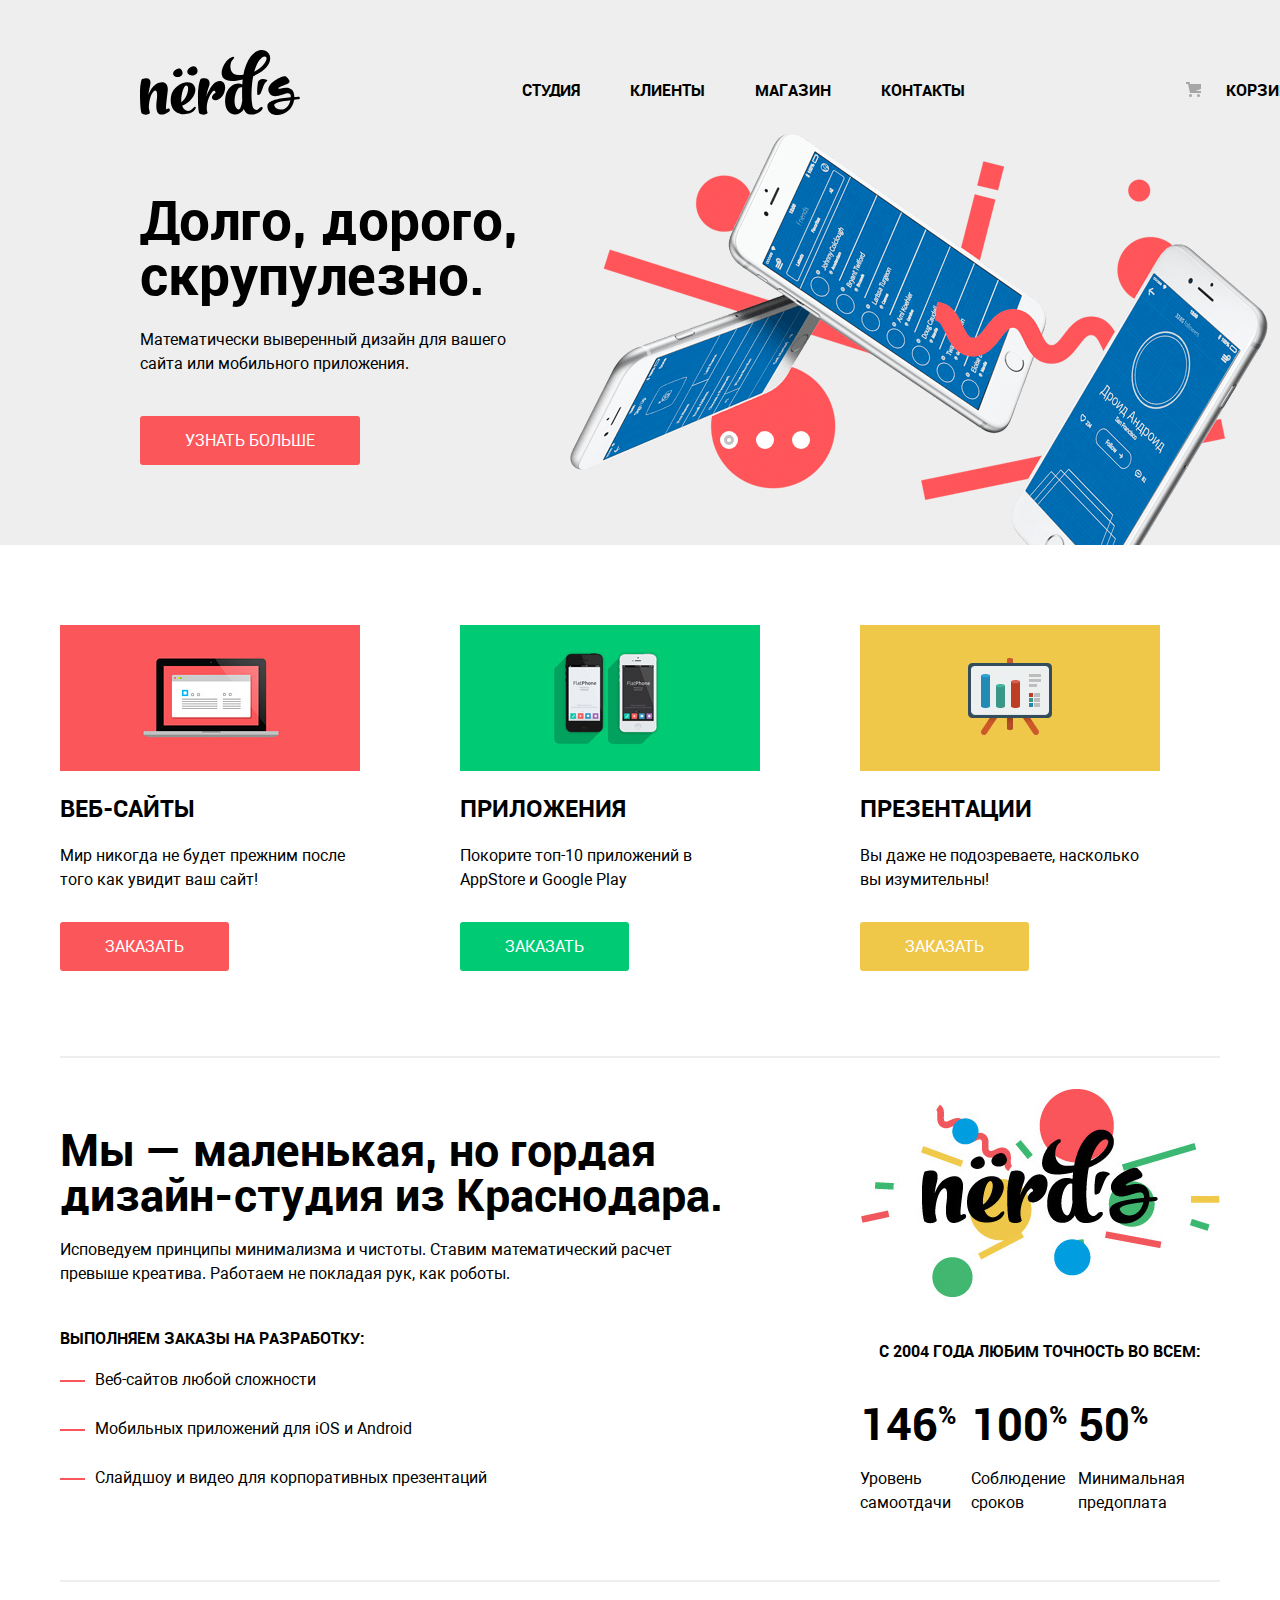
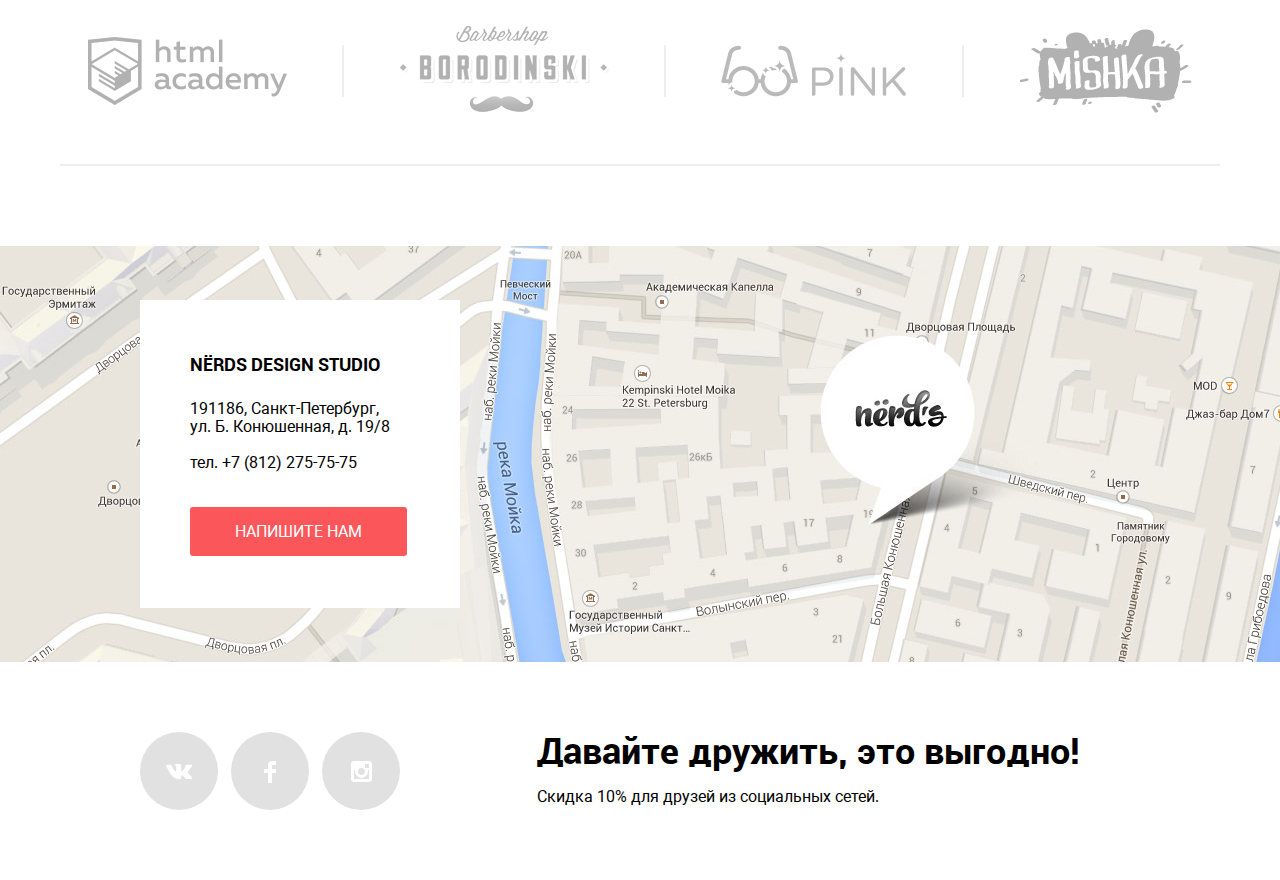
<file: index.html>
<!doctype html>
<html lang="ru">
<head>
    <meta charset="UTF-8">
    <meta name="viewport"
          content="width=device-width, user-scalable=no, initial-scale=1.0, maximum-scale=1.0, minimum-scale=1.0">
    <meta http-equiv="X-UA-Compatible" content="ie=edge">
    <title>Nerds</title>

    <link href="css/styles.min.css" rel="stylesheet" type="text/css">
</head>
<body>
    <header class="page-header">
        <div class="wrapper-center-header">
            <nav class="main-nav">
                <a class="main-nav__logo"><img src="img/nerds-logo.svg" alt="Логотип"></a>
                <ul class="main-nav__main-menu">
                    <li><a class="main-nav__link" href="#">Студия</a></li>
                    <li><a class="main-nav__link" href="#">Клиенты</a></li>
                    <li><a class="main-nav__link" href="inner-page.html">Магазин</a></li>
                    <li><a class="main-nav__link" href="#">Контакты</a></li>
                </ul>
                <ul class="main-nav__cart">
                    <li><a class="main-nav__cart-link" href="#">Корзина</a></li>
                </ul>
            </nav>
            <section class="slider">
                <h1 class="visually-hidden">Нёрдс - дизайн-студия из Краснодара</h1>
                <h2 class="visually-hidden">Слайдер с возможностями</h2>
                <div class="slider__item slider__item-1">
                    <p class="slider__big-p">Долго, дорого, скрупулезно.</p>
                    <p class="slider__p">Математически выверенный дизайн для вашего сайта или мобильного приложения.</p>
                    <a class="slider__button" href="#">Узнать больше</a>
                </div>
                <div class="slider__item slider__item-2">
                    <p class="slider__big-p">Любим математику как никто другой</p>
                    <p class="slider__p">Никакого креатива, только математические формулы для расчета идеальных пропорций.</p>
                    <a class="slider__button" href="#">Узнать больше</a>
                </div>
                <div class="slider__item slider__item-3">
                    <p class="slider__big-p">Только ночь, только хардкор</p>
                    <p class="slider__p">Работать днем, как все? Мы против этого. Ближе к полуночи работа только начинается.</p>
                    <a class="slider__button" href="#">Узнать больше</a>
                </div>
                <form class="slider-controls-group" name="slider">
                    <input class="slider__controls" type="radio" name="slider__controls" id="slider-1" value="slide-1" checked>
                    <label class="slider__label" for="slider-1"></label>
                    <input class="slider__controls" type="radio" name="slider__controls" id="slider-2" value="slide-2">
                    <label class="slider__label" for="slider-2"></label>
                    <input class="slider__controls" type="radio" name="slider__controls" id="slider-3" value="slide-3">
                    <label class="slider__label" for="slider-3"></label>
                </form>
            </section>
        </div>
    </header>
    <main class="page-main">
        <section class="categories">
            <h2 class="visually-hidden">Категории услуг</h2>
            <ul class="categories__items">
                <li class="categories__item">
                    <h3 class="categories__h3">Веб-сайты</h3>
                    <p class="categories__p">Мир никогда не будет прежним после того как увидит ваш сайт!</p>
                    <a class="categories__button" href="#">Заказать</a>
                </li>
                <li class="categories__item">
                    <h3 class="categories__h3">Приложения</h3>
                    <p class="categories__p">Покорите топ-10 приложений в AppStore и Google Play</p>
                    <a class="categories__button" href="#">Заказать</a>
                </li>
                <li class="categories__item">
                    <h3 class="categories__h3">Презентации</h3>
                    <p class="categories__p">Вы даже не подозреваете, насколько вы изумительны!</p>
                    <a class="categories__button" href="#">Заказать</a>
                </li>
            </ul>
        </section>
        <section class="about-us">
            <h2 class="visually-hidden">О нас</h2>
            <div class="about-us__first-column">
                <p class="about-us__big-p">Мы — маленькая, но гордая дизайн-студия из Краснодара. </p>
                <p class="about-us__p">Исповедуем принципы минимализма и чистоты. Ставим математический расчет превыше креатива. Работаем не покладая рук, как роботы.</p>
                <h3 class="about-us__h3">Выполняем заказы на разработку:</h3>
                <ul class="about-us__orders">
                    <li class="about-us__orders-item">Веб-сайтов любой сложности</li>
                    <li class="about-us__orders-item">Мобильных приложений для iOS и Android</li>
                    <li class="about-us__orders-item">Слайдшоу и видео для корпоративных презентаций</li>
                </ul>
            </div>
            <div class="about-us__second-column">
                <h3 class="about-us__h3_centered">с 2004 года Любим точность во всем:</h3>
                <ul class="about-us__percents">
                    <li class="about-us__percents-item">
                        <p class="about-us__big-p">146<sup class="about-us__sup">%</sup></p>
                        <p class="about-us__p">Уровень самоотдачи</p>
                    </li>
                    <li class="about-us__percents-item">
                        <p class="about-us__big-p">100<sup class="about-us__sup">%</sup></p>
                        <p class="about-us__p">Соблюдение сроков</p>
                    </li>
                    <li class="about-us__percents-item">
                        <p class="about-us__big-p">50<sup class="about-us__sup">%</sup></p>
                        <p class="about-us__p">Минимальная предоплата</p>
                    </li>
                </ul>
            </div>
        </section>
        <section class="partners">
            <h2 class="visually-hidden">Партнёры</h2>
            <ul class="partners__list">
                <li class="partners__item"><a class="partners__link" href="#"><img src="img/html-academy.png" alt="html academy"></a></li>
                <li class="partners__item"><img src="img/partners-ruler.png"></li>
                <li class="partners__item"><a class="partners__link" href="#"><img src="img/barbershop-borodinski.png" alt="barbershop borodinski"></a></li>
                <li class="partners__item"><img src="img/partners-ruler.png"></li>
                <li class="partners__item"><a class="partners__link" href="#"><img src="img/pink.png" alt="pink"></a></li>
                <li class="partners__item"><img src="img/partners-ruler.png"></li>
                <li class="partners__item"><a class="partners__link" href="#"><img src="img/mishka.png" alt="mishka"></a></li>
            </ul>
        </section>
    </main>
    <footer class="page-footer">
        <h2 class="visually-hidden">Футер</h2>
        <section class="adress">
            <div class="adress__block">
                <h3 class="adress__h3">NЁRDS DESIGN STUDIO</h3>
                <p class="adress__p">191186, Санкт-Петербург,
                    <br>
                    ул. Б. Конюшенная, д. 19/8
                    <br>
                    <br>
                    тел. +7 (812) 275-75-75</p>
                <a class="adress__button" href="#">Напишите нам</a>
            </div>
        </section>
        <section class="friendship">
            <ul class="friendship__social">
                <li class="friendship__social-item"><a class="friendship__link" href="#"><svg class="friendship__img" xmlns="http://www.w3.org/2000/svg" width="26" height="15" viewBox="0 0 26 15"><path d="M16.138 11.51c.956-.309 2.18 2.04 3.483 2.939.978.681 1.727.534 1.727.534l3.473-.05s1.815-.112.957-1.554c-.071-.12-.503-1.069-2.585-3.022-2.177-2.043-1.882-1.712.739-5.244 1.597-2.153 2.236-3.468 2.036-4.028-.192-.539-1.365-.399-1.365-.399L20.69.713c-.381.001-.704.119-.851.515-.003.004-.621 1.666-1.445 3.079-1.741 2.989-2.436 3.148-2.724 2.961-.661-.433-.494-1.737-.494-2.664 0-2.897.432-4.105-.846-4.417-.427-.104-.739-.172-1.828-.182-1.392-.021-2.574 0-3.244.329-.445.223-.786.712-.579.74.26.035.843.16 1.155.586.401.552.389 1.789.389 1.789s.229 3.411-.54 3.834c-.528.29-1.25-.302-2.803-3.016-.793-1.388-1.392-2.922-1.392-2.922s-.116-.285-.326-.441c-.25-.185-.6-.244-.6-.244L.848.684S.29.7.085.946c-.182.218-.015.668-.015.668s2.909 6.881 6.203 10.347c3.02 3.182 6.452 2.971 6.452 2.971h1.555s.469-.054.709-.312c.224-.24.214-.691.214-.691s-.031-2.109.935-2.419z"/></svg></a></li>
                <li class="friendship__social-item"><a class="friendship__link" href="#"><svg class="friendship__img" xmlns="http://www.w3.org/2000/svg" width="12" height="22" viewBox="0 0 12 22"><path d="M12 4V0H8a4 4 0 0 0-4 4v4H0v4h4v10h4V12h4V8H8V4h4z"/></svg></a></li>
                <li class="friendship__social-item"><a class="friendship__link" href="#"><svg class="friendship__img" xmlns="http://www.w3.org/2000/svg" width="21" height="21" viewBox="0 0 21 21"><path d="M18 0H3C1.35 0 0 1.35 0 3v15c0 1.65 1.35 3 3 3h15c1.65 0 3-1.35 3-3V3c0-1.65-1.35-3-3-3zm-7.5 7c1.93 0 3.5 1.57 3.5 3.5S12.43 14 10.5 14 7 12.43 7 10.5 8.57 7 10.5 7zM18 18H3V9h1.181A6.504 6.504 0 0 0 4 10.5a6.5 6.5 0 1 0 13 0 6.45 6.45 0 0 0-.181-1.5H18v9zm0-11h-4V3h4v4z"/></svg></a></li>
            </ul>
            <div class="friendship__second-column">
                <p class="friendship__big-p">Давайте дружить, это выгодно!</p>
                <p class="friendship__p">Скидка 10% для друзей из социальных сетей.</p>
            </div>
        </section>
    </footer>

    <div class="popup">
        <div class="popup-write-us__overlay"></div>
        <div class="popup-write-us">

            <form class="write-us" method="post" action="http://echo.htmlacademy.ru">
                <button class="write-us__close" title="Закрыть"></button>
                <div class="write-us__container">
                    <h2 class="write-us__h2">Напишите нам</h2>
                    <div class="write-us__element">
                        <label for="name">Имя:</label>
                        <br>
                        <input class="write-us__name" id="name" type="text" placeholder="Имя Фамилия">
                    </div>
                    <div class="write-us__element">
                        <label for="mail">Ваш e-mail:</label>
                        <br>
                        <input class="write-us__mail" id="mail" type="email" placeholder="email@example.com">
                    </div>
                    <div class="write-us__element">
                        <label for="message">Текст письма:</label>
                        <br>
                        <textarea class="write-us__message" id="message" cols="5" placeholder="В свободной форме"></textarea>
                    </div>
                    <button class="write-us__submit" type="submit">Отправить</button>
                </div>
            </form>
        </div>
    </div>

    <script src="js/js.min.js"></script>
</body>
</html>
</file>
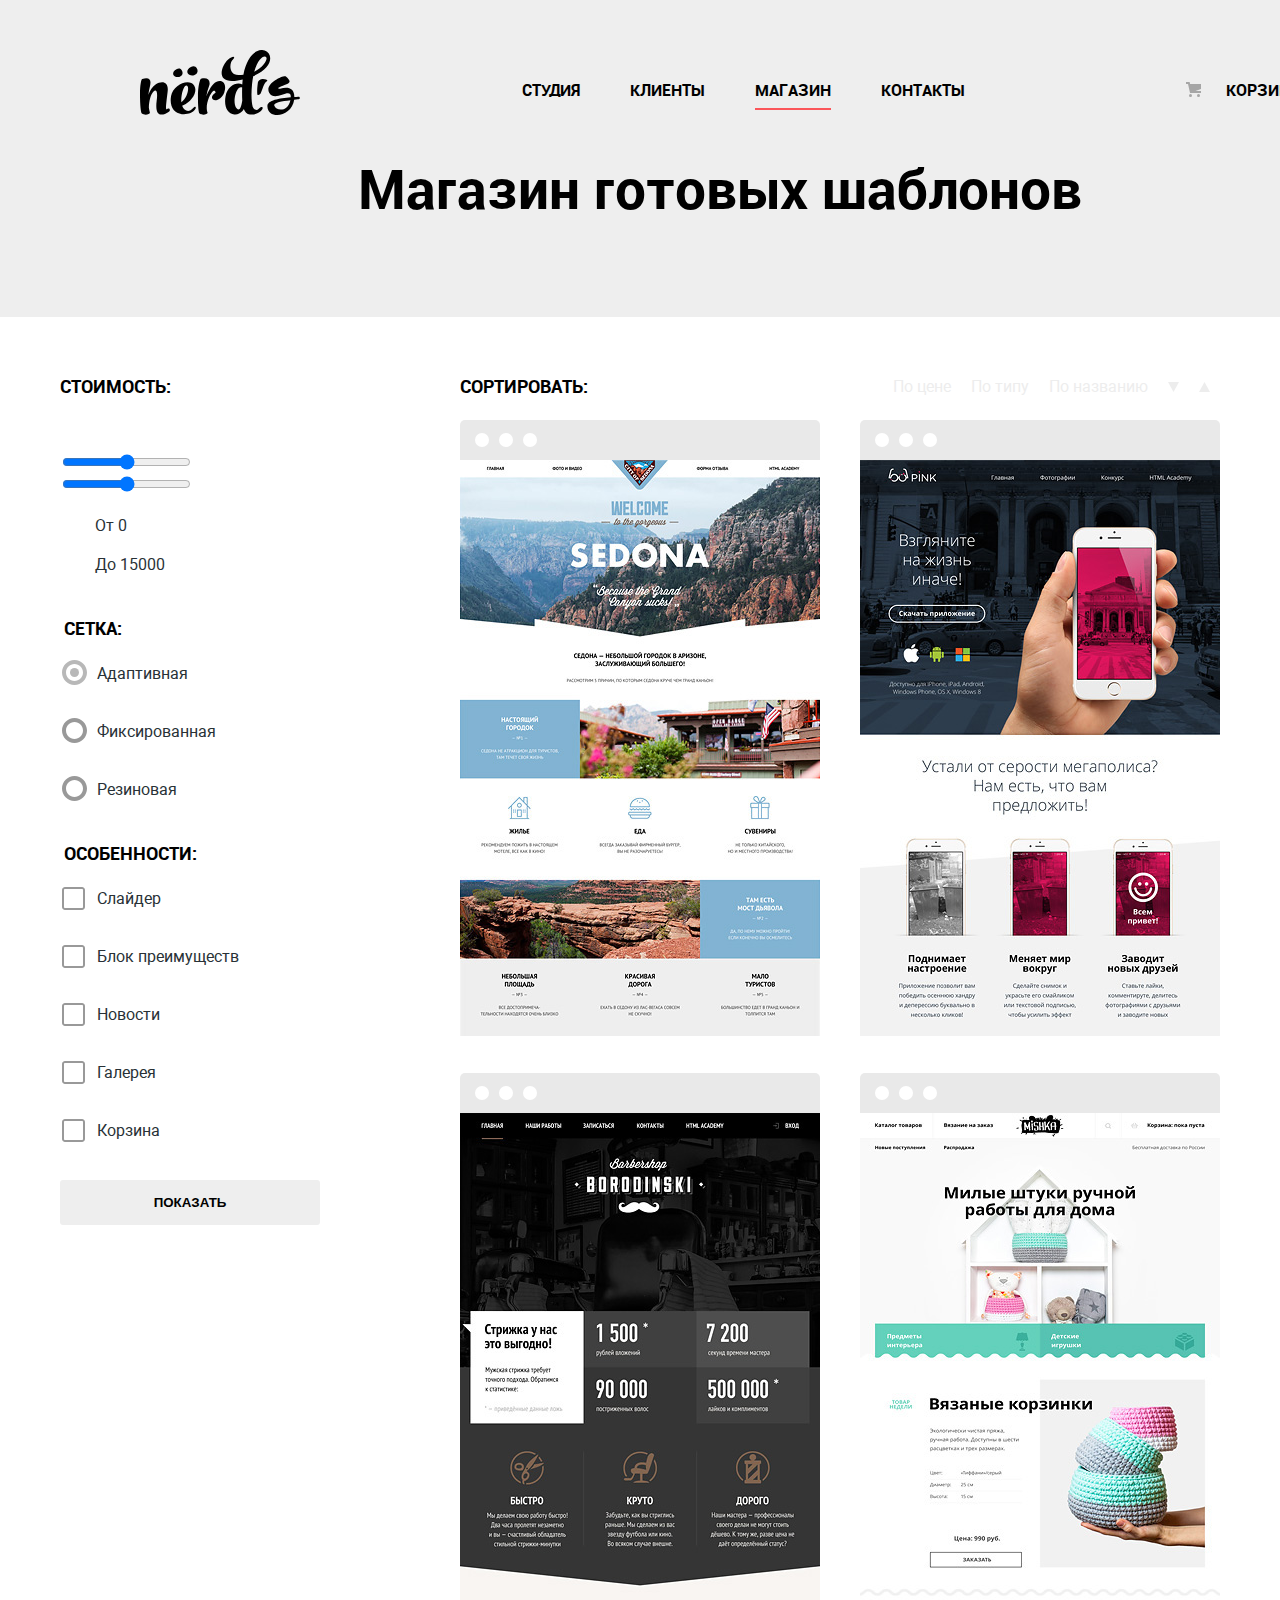
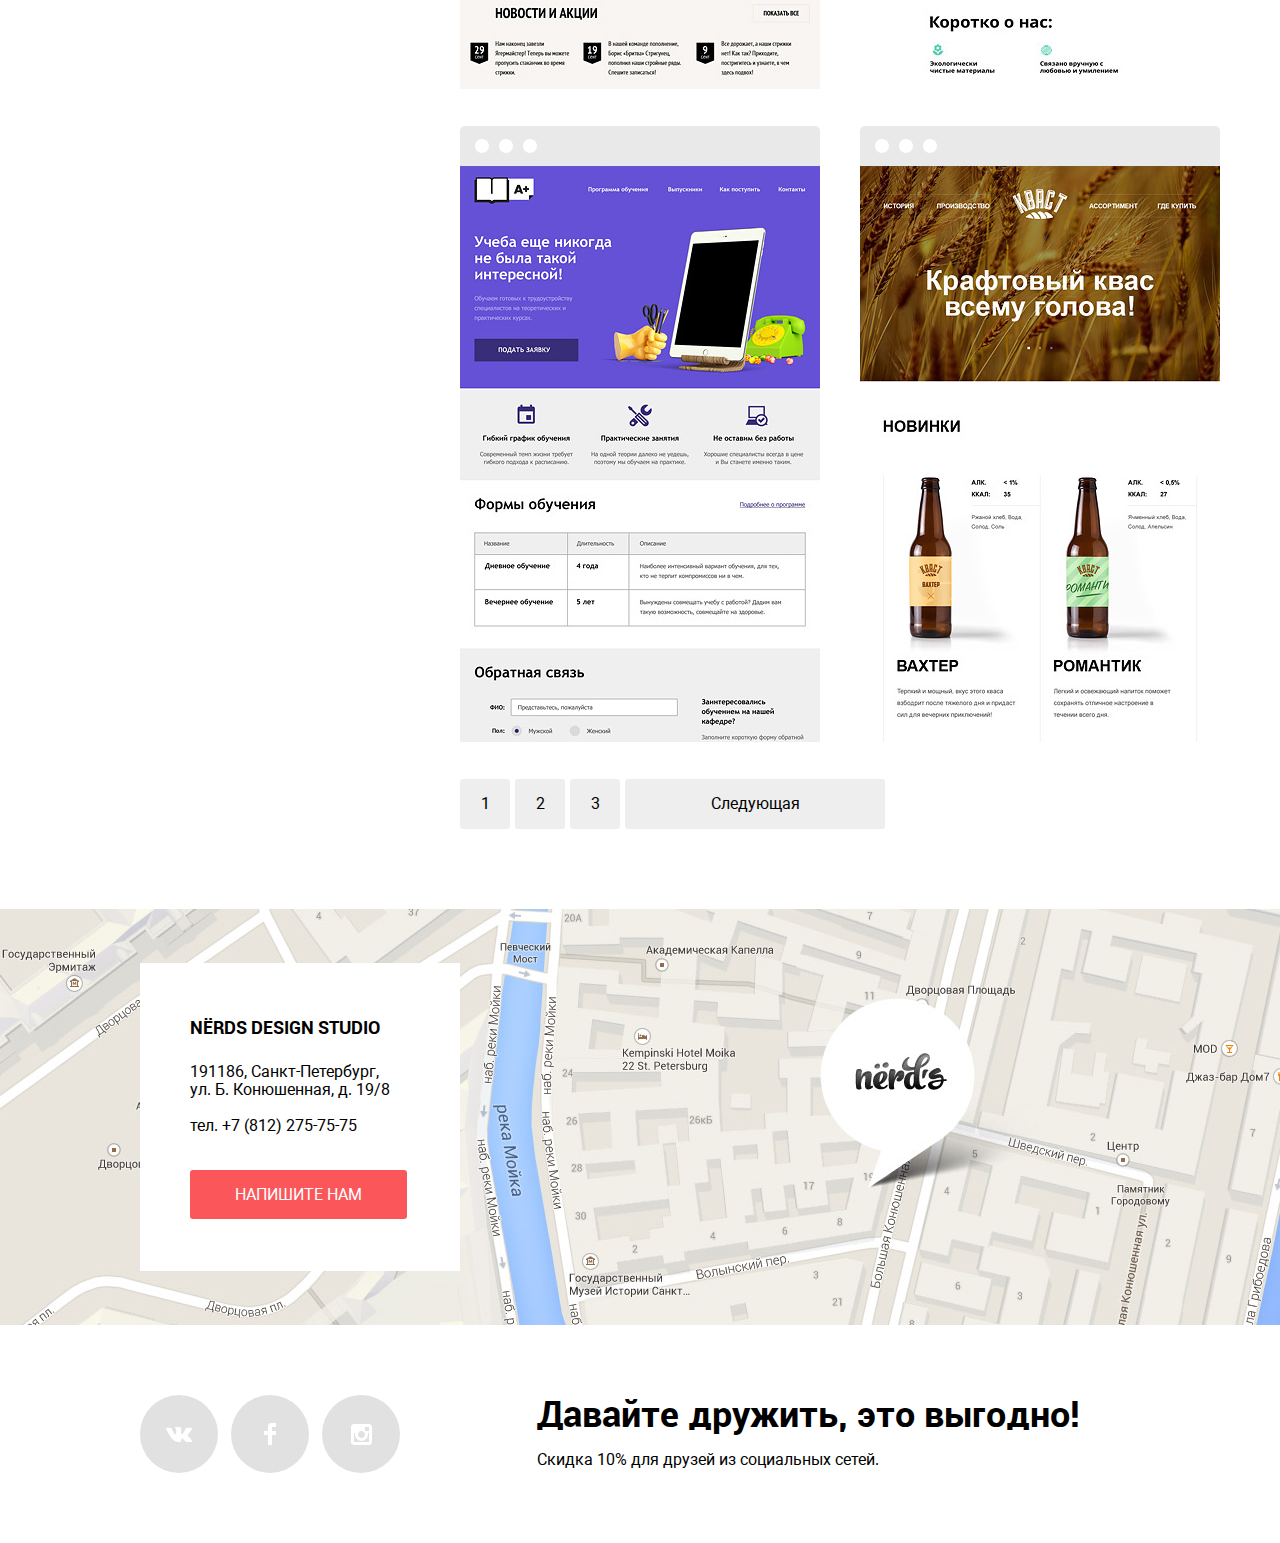
<file: inner-page.html>
<!DOCTYPE html>
<html lang="ru">
<head>
    <meta charset="UTF-8">
    <title>Магазин</title>

    <link href="css/styles.min.css" rel="stylesheet" type="text/css">
</head>
<body>
    <header class="page-header">
        <div class="wrapper-center-header">
            <nav class="main-nav">
                <a class="main-nav__logo" href="index.html"><img src="img/nerds-logo.svg" alt="Логотип"></a>
                <ul class="main-nav__main-menu">
                    <li><a class="main-nav__link" href="#">Студия</a></li>
                    <li><a class="main-nav__link" href="#">Клиенты</a></li>
                    <li><a class="main-nav__link main-nav__link-active" href="#">Магазин</a></li>
                    <li><a class="main-nav__link" href="#">Контакты</a></li>
                </ul>
                <ul class="main-nav__cart">
                    <li><a class="main-nav__cart-link" href="#">Корзина</a></li>
                </ul>
            </nav>
        </div>
        <h1 class="inner-page-header__h1">Магазин готовых шаблонов</h1>
    </header>
    <main class="inner-page">
        <aside class="filter">
            <h2 class="visually-hidden">Фильтр товаров</h2>
            <h3 class="filter__h3">Стоимость:</h3>
            <form class="filter__form" oninput="priceOutputMin.value=priceInputMin.value, priceOutputMax.value=priceInputMax.value">
                <input type="range" name="priceInputMin" min="0" max="15000">
                <input type="range" name="priceInputMax" min="0" max="15000">
                <br>
                <label class="filter__label">От
                    <output name="priceOutputMin">0</output>
                </label>
                <label class="filter__label">До
                    <output name="priceOutputMax">15000</output>
                </label>
                <fieldset class="filter__fieldset">
                    <legend class="filter__legend">Сетка:</legend>
                    <input class="filter__radio" type="radio" name="grid" id="filter__radio-1" checked>
                    <label class="filter__label-radio" for="filter__radio-1">
                        <svg class="filter__radio-off" xmlns="http://www.w3.org/2000/svg" width="25" height="25" viewBox="0 0 25 25"><path d="M12.5 4c4.687 0 8.5 3.813 8.5 8.5 0 4.687-3.813 8.5-8.5 8.5C7.813 21 4 17.187 4 12.5 4 7.813 7.813 4 12.5 4m0-4C5.597 0 0 5.597 0 12.5S5.597 25 12.5 25 25 19.403 25 12.5 19.403 0 12.5 0z"/></svg>
                        <svg class="filter__radio-on" xmlns="http://www.w3.org/2000/svg" width="25" height="25" viewBox="0 0 25 25"><path d="M12.5 4c4.687 0 8.5 3.813 8.5 8.5 0 4.687-3.813 8.5-8.5 8.5C7.813 21 4 17.187 4 12.5 4 7.813 7.813 4 12.5 4m0-4C5.597 0 0 5.597 0 12.5S5.597 25 12.5 25 25 19.403 25 12.5 19.403 0 12.5 0z"/><circle cx="12.5" cy="12.5" r="4.5"/></svg>
                        Адаптивная</label>
                    <br>
                    <input class="filter__radio" type="radio" name="grid" id="filter__radio-2">
                    <label class="filter__label-radio" for="filter__radio-2">
                        <svg class="filter__radio-off" xmlns="http://www.w3.org/2000/svg" width="25" height="25" viewBox="0 0 25 25"><path d="M12.5 4c4.687 0 8.5 3.813 8.5 8.5 0 4.687-3.813 8.5-8.5 8.5C7.813 21 4 17.187 4 12.5 4 7.813 7.813 4 12.5 4m0-4C5.597 0 0 5.597 0 12.5S5.597 25 12.5 25 25 19.403 25 12.5 19.403 0 12.5 0z"/></svg>
                        <svg class="filter__radio-on" xmlns="http://www.w3.org/2000/svg" width="25" height="25" viewBox="0 0 25 25"><path d="M12.5 4c4.687 0 8.5 3.813 8.5 8.5 0 4.687-3.813 8.5-8.5 8.5C7.813 21 4 17.187 4 12.5 4 7.813 7.813 4 12.5 4m0-4C5.597 0 0 5.597 0 12.5S5.597 25 12.5 25 25 19.403 25 12.5 19.403 0 12.5 0z"/><circle cx="12.5" cy="12.5" r="4.5"/></svg>
                        Фиксированная</label>
                    <br>
                    <input class="filter__radio" type="radio" name="grid" id="filter__radio-3">
                    <label class="filter__label-radio" for="filter__radio-3">
                        <svg class="filter__radio-off" xmlns="http://www.w3.org/2000/svg" width="25" height="25" viewBox="0 0 25 25"><path d="M12.5 4c4.687 0 8.5 3.813 8.5 8.5 0 4.687-3.813 8.5-8.5 8.5C7.813 21 4 17.187 4 12.5 4 7.813 7.813 4 12.5 4m0-4C5.597 0 0 5.597 0 12.5S5.597 25 12.5 25 25 19.403 25 12.5 19.403 0 12.5 0z"/></svg>
                        <svg class="filter__radio-on" xmlns="http://www.w3.org/2000/svg" width="25" height="25" viewBox="0 0 25 25"><path d="M12.5 4c4.687 0 8.5 3.813 8.5 8.5 0 4.687-3.813 8.5-8.5 8.5C7.813 21 4 17.187 4 12.5 4 7.813 7.813 4 12.5 4m0-4C5.597 0 0 5.597 0 12.5S5.597 25 12.5 25 25 19.403 25 12.5 19.403 0 12.5 0z"/><circle cx="12.5" cy="12.5" r="4.5"/></svg>
                        Резиновая</label>
                </fieldset>
                <fieldset class="filter__fieldset">
                    <legend class="filter__legend">Особенности:</legend>
                    <input class="filter__checkbox" type="checkbox" id="filter__checkbox-1">
                    <label class="filter__label-checkbox" for="filter__checkbox-1">
                        <svg class="filter__checkbox-off" xmlns="http://www.w3.org/2000/svg" width="23" height="23" viewBox="0 0 23 23"><path d="M20 2c.542 0 1 .458 1 1v17c0 .542-.458 1-1 1H3c-.542 0-1-.458-1-1V3c0-.542.458-1 1-1h17m0-2H3C1.35 0 0 1.35 0 3v17c0 1.65 1.35 3 3 3h17c1.65 0 3-1.35 3-3V3c0-1.65-1.35-3-3-3z"/></svg>
                        <svg class="filter__checkbox-on" xmlns="http://www.w3.org/2000/svg" width="27" height="23" viewBox="0 0 27 23"><path d="M7.285 7.486l-2.829 2.829 7.783 7.783L26.171 4.166l-2.828-2.829-11.104 11.102z"/><path d="M21 20c0 .542-.458 1-1 1H3c-.542 0-1-.458-1-1V3c0-.542.458-1 1-1h16.908L21.493.415A2.96 2.96 0 0 0 20 0H3C1.35 0 0 1.35 0 3v17c0 1.65 1.35 3 3 3h17c1.65 0 3-1.35 3-3v-9.829l-2 2V20z"/></svg>
                        Слайдер
                    </label>
                    <br>
                    <input class="filter__checkbox" type="checkbox" id="filter__checkbox-2">
                    <label class="filter__label-checkbox" for="filter__checkbox-2">
                        <svg class="filter__checkbox-off" xmlns="http://www.w3.org/2000/svg" width="23" height="23" viewBox="0 0 23 23"><path d="M20 2c.542 0 1 .458 1 1v17c0 .542-.458 1-1 1H3c-.542 0-1-.458-1-1V3c0-.542.458-1 1-1h17m0-2H3C1.35 0 0 1.35 0 3v17c0 1.65 1.35 3 3 3h17c1.65 0 3-1.35 3-3V3c0-1.65-1.35-3-3-3z"/></svg>
                        <svg class="filter__checkbox-on" xmlns="http://www.w3.org/2000/svg" width="27" height="23" viewBox="0 0 27 23"><path d="M7.285 7.486l-2.829 2.829 7.783 7.783L26.171 4.166l-2.828-2.829-11.104 11.102z"/><path d="M21 20c0 .542-.458 1-1 1H3c-.542 0-1-.458-1-1V3c0-.542.458-1 1-1h16.908L21.493.415A2.96 2.96 0 0 0 20 0H3C1.35 0 0 1.35 0 3v17c0 1.65 1.35 3 3 3h17c1.65 0 3-1.35 3-3v-9.829l-2 2V20z"/></svg>
                        Блок преимуществ
                    </label>
                    <br>
                    <input class="filter__checkbox" type="checkbox" id="filter__checkbox-3">
                    <label class="filter__label-checkbox" for="filter__checkbox-3">
                        <svg class="filter__checkbox-off" xmlns="http://www.w3.org/2000/svg" width="23" height="23" viewBox="0 0 23 23"><path d="M20 2c.542 0 1 .458 1 1v17c0 .542-.458 1-1 1H3c-.542 0-1-.458-1-1V3c0-.542.458-1 1-1h17m0-2H3C1.35 0 0 1.35 0 3v17c0 1.65 1.35 3 3 3h17c1.65 0 3-1.35 3-3V3c0-1.65-1.35-3-3-3z"/></svg>
                        <svg class="filter__checkbox-on" xmlns="http://www.w3.org/2000/svg" width="27" height="23" viewBox="0 0 27 23"><path d="M7.285 7.486l-2.829 2.829 7.783 7.783L26.171 4.166l-2.828-2.829-11.104 11.102z"/><path d="M21 20c0 .542-.458 1-1 1H3c-.542 0-1-.458-1-1V3c0-.542.458-1 1-1h16.908L21.493.415A2.96 2.96 0 0 0 20 0H3C1.35 0 0 1.35 0 3v17c0 1.65 1.35 3 3 3h17c1.65 0 3-1.35 3-3v-9.829l-2 2V20z"/></svg>
                        Новости
                    </label>
                    <br>
                    <input class="filter__checkbox" type="checkbox" id="filter__checkbox-4">
                    <label class="filter__label-checkbox" for="filter__checkbox-4">
                        <svg class="filter__checkbox-off" xmlns="http://www.w3.org/2000/svg" width="23" height="23" viewBox="0 0 23 23"><path d="M20 2c.542 0 1 .458 1 1v17c0 .542-.458 1-1 1H3c-.542 0-1-.458-1-1V3c0-.542.458-1 1-1h17m0-2H3C1.35 0 0 1.35 0 3v17c0 1.65 1.35 3 3 3h17c1.65 0 3-1.35 3-3V3c0-1.65-1.35-3-3-3z"/></svg>
                        <svg class="filter__checkbox-on" xmlns="http://www.w3.org/2000/svg" width="27" height="23" viewBox="0 0 27 23"><path d="M7.285 7.486l-2.829 2.829 7.783 7.783L26.171 4.166l-2.828-2.829-11.104 11.102z"/><path d="M21 20c0 .542-.458 1-1 1H3c-.542 0-1-.458-1-1V3c0-.542.458-1 1-1h16.908L21.493.415A2.96 2.96 0 0 0 20 0H3C1.35 0 0 1.35 0 3v17c0 1.65 1.35 3 3 3h17c1.65 0 3-1.35 3-3v-9.829l-2 2V20z"/></svg>
                        Галерея
                    </label>
                    <br>
                    <input class="filter__checkbox" type="checkbox" id="filter__checkbox-5">
                    <label class="filter__label-checkbox" for="filter__checkbox-5">
                        <svg class="filter__checkbox-off" xmlns="http://www.w3.org/2000/svg" width="23" height="23" viewBox="0 0 23 23"><path d="M20 2c.542 0 1 .458 1 1v17c0 .542-.458 1-1 1H3c-.542 0-1-.458-1-1V3c0-.542.458-1 1-1h17m0-2H3C1.35 0 0 1.35 0 3v17c0 1.65 1.35 3 3 3h17c1.65 0 3-1.35 3-3V3c0-1.65-1.35-3-3-3z"/></svg>
                        <svg class="filter__checkbox-on" xmlns="http://www.w3.org/2000/svg" width="27" height="23" viewBox="0 0 27 23"><path d="M7.285 7.486l-2.829 2.829 7.783 7.783L26.171 4.166l-2.828-2.829-11.104 11.102z"/><path d="M21 20c0 .542-.458 1-1 1H3c-.542 0-1-.458-1-1V3c0-.542.458-1 1-1h16.908L21.493.415A2.96 2.96 0 0 0 20 0H3C1.35 0 0 1.35 0 3v17c0 1.65 1.35 3 3 3h17c1.65 0 3-1.35 3-3v-9.829l-2 2V20z"/></svg>
                        Корзина
                    </label>
                </fieldset>
                <button class="filter__button">Показать</button>
            </form>
        </aside>
        <section class="products">
            <h2 class="visually-hidden">Товары</h2>
            <div class="products__sorting">
                <h3 class="products__h3">Сортировать:</h3>
                <ul class="products__sort">
                    <li><a class="products__sort-option" href="#">По цене</a></li>
                    <li><a class="products__sort-option" href="#">По типу</a></li>
                    <li><a class="products__sort-option" href="#">По названию</a></li>
                    <li><a class="products__sort-option" href="#">
                        <svg class="products__sort-icon-down" xmlns="http://www.w3.org/2000/svg" width="11" height="10" viewBox="0 0 11 10"><path d="M5.5 10L0 0h11"/></svg>
                        <span class="visually-hidden">По убыванию</span></a></li>
                    <li><a class="products__sort-option" href="#">
                        <svg class="products__sort-icon-up" xmlns="http://www.w3.org/2000/svg" width="11" height="10" viewBox="0 0 11 10"><path d="M5.5 0L0 10h11z"/></svg>
                        <span class="visually-hidden">По возрастанию</span></a></li>
                </ul>
            </div>
            <div class="products__items">
                <div class="products__item">
                    <div class="products__item-header">
                        <div class="products__item-header-circle"></div>
                        <div class="products__item-header-circle"></div>
                        <div class="products__item-header-circle"></div>
                    </div>
                    <img class="products__img" src="img/img-sedona.jpg.jpg" width="360px" height="576px">
                    <div class="products__info">
                        <h4 class="products__h4">Sedona</h4>
                        <p class="products__p">Информационный сайт для туристов</p>
                        <button class="products__price">9 900 Руб.</button>
                    </div>
                </div>
                <div class="products__item">
                    <div class="products__item-header">
                        <div class="products__item-header-circle"></div>
                        <div class="products__item-header-circle"></div>
                        <div class="products__item-header-circle"></div>
                    </div>
                    <img class="products__img" src="img/img-pink.jpg" width="360px" height="576px">
                    <div class="products__info">
                        <h4 class="products__h4">Pink</h4>
                        <p class="products__p">Информационный сайт для туристов</p>
                        <button class="products__price">9 900 Руб.</button>
                    </div>
                </div>
                <div class="products__item">
                    <div class="products__item-header">
                        <div class="products__item-header-circle"></div>
                        <div class="products__item-header-circle"></div>
                        <div class="products__item-header-circle"></div>
                    </div>
                    <img class="products__img" src="img/img-barbershop.jpg.jpg" width="360px" height="576px">
                    <div class="products__info">
                        <h4 class="products__h4">Borodinski</h4>
                        <p class="products__p">Информационный сайт для туристов</p>
                        <button class="products__price">9 900 Руб.</button>
                    </div>
                </div>
                <div class="products__item">
                    <div class="products__item-header">
                        <div class="products__item-header-circle"></div>
                        <div class="products__item-header-circle"></div>
                        <div class="products__item-header-circle"></div>
                    </div>
                    <img class="products__img" src="img/img-mishka.jpg.jpg" width="360px" height="576px">
                    <div class="products__info">
                        <h4 class="products__h4">Mishka</h4>
                        <p class="products__p">Информационный сайт для туристов</p>
                        <button class="products__price">9 900 Руб.</button>
                    </div>
                </div>
                <div class="products__item">
                    <div class="products__item-header">
                        <div class="products__item-header-circle"></div>
                        <div class="products__item-header-circle"></div>
                        <div class="products__item-header-circle"></div>
                    </div>
                    <img class="products__img" src="img/img-aplus.jpg.jpg" width="360px" height="576px">
                    <div class="products__info">
                        <h4 class="products__h4">A+</h4>
                        <p class="products__p">Информационный сайт для туристов</p>
                        <button class="products__price">9 900 Руб.</button>
                    </div>
                </div>
                <div class="products__item">
                    <div class="products__item-header">
                        <div class="products__item-header-circle"></div>
                        <div class="products__item-header-circle"></div>
                        <div class="products__item-header-circle"></div>
                    </div>
                    <img class="products__img" src="img/img-kvast.jpg.jpg" width="360px" height="576px">
                    <div class="products__info">
                        <h4 class="products__h4">Кваст</h4>
                        <p class="products__p">Информационный сайт для туристов</p>
                        <button class="products__price">9 900 Руб.</button>
                    </div>
                </div>
            </div>
            <div class="products__pagination">
                <ul class="products__pagination-list">
                    <li><a class="products__pagination-link" href="#">1</a></li>
                    <li><a class="products__pagination-link" href="#">2</a></li>
                    <li><a class="products__pagination-link" href="#">3</a></li>
                    <li><a class="products__pagination-link products__pagination-link_next" href="#">Следующая</a></li>
                </ul>
            </div>
        </section>
    </main>
    <footer class="page-footer">
        <h2 class="visually-hidden">Футер</h2>
        <section class="adress">
            <div class="adress__block">
                <h3 class="adress__h3">NЁRDS DESIGN STUDIO</h3>
                <p class="adress__p">191186, Санкт-Петербург,
                    <br>
                    ул. Б. Конюшенная, д. 19/8
                    <br>
                    <br>
                    тел. +7 (812) 275-75-75</p>
                <a class="adress__button" href="#">Напишите нам</a>
            </div>
        </section>
        <section class="friendship">
            <ul class="friendship__social">
                <li class="friendship__social-item"><a class="friendship__link" href="#"><svg class="friendship__img" xmlns="http://www.w3.org/2000/svg" width="26" height="15" viewBox="0 0 26 15"><path d="M16.138 11.51c.956-.309 2.18 2.04 3.483 2.939.978.681 1.727.534 1.727.534l3.473-.05s1.815-.112.957-1.554c-.071-.12-.503-1.069-2.585-3.022-2.177-2.043-1.882-1.712.739-5.244 1.597-2.153 2.236-3.468 2.036-4.028-.192-.539-1.365-.399-1.365-.399L20.69.713c-.381.001-.704.119-.851.515-.003.004-.621 1.666-1.445 3.079-1.741 2.989-2.436 3.148-2.724 2.961-.661-.433-.494-1.737-.494-2.664 0-2.897.432-4.105-.846-4.417-.427-.104-.739-.172-1.828-.182-1.392-.021-2.574 0-3.244.329-.445.223-.786.712-.579.74.26.035.843.16 1.155.586.401.552.389 1.789.389 1.789s.229 3.411-.54 3.834c-.528.29-1.25-.302-2.803-3.016-.793-1.388-1.392-2.922-1.392-2.922s-.116-.285-.326-.441c-.25-.185-.6-.244-.6-.244L.848.684S.29.7.085.946c-.182.218-.015.668-.015.668s2.909 6.881 6.203 10.347c3.02 3.182 6.452 2.971 6.452 2.971h1.555s.469-.054.709-.312c.224-.24.214-.691.214-.691s-.031-2.109.935-2.419z"/></svg></a></li>
                <li class="friendship__social-item"><a class="friendship__link" href="#"><svg class="friendship__img" xmlns="http://www.w3.org/2000/svg" width="12" height="22" viewBox="0 0 12 22"><path d="M12 4V0H8a4 4 0 0 0-4 4v4H0v4h4v10h4V12h4V8H8V4h4z"/></svg></a></li>
                <li class="friendship__social-item"><a class="friendship__link" href="#"><svg class="friendship__img" xmlns="http://www.w3.org/2000/svg" width="21" height="21" viewBox="0 0 21 21"><path d="M18 0H3C1.35 0 0 1.35 0 3v15c0 1.65 1.35 3 3 3h15c1.65 0 3-1.35 3-3V3c0-1.65-1.35-3-3-3zm-7.5 7c1.93 0 3.5 1.57 3.5 3.5S12.43 14 10.5 14 7 12.43 7 10.5 8.57 7 10.5 7zM18 18H3V9h1.181A6.504 6.504 0 0 0 4 10.5a6.5 6.5 0 1 0 13 0 6.45 6.45 0 0 0-.181-1.5H18v9zm0-11h-4V3h4v4z"/></svg></a></li>
            </ul>
            <div class="friendship__second-column">
                <p class="friendship__big-p">Давайте дружить, это выгодно!</p>
                <p class="friendship__p">Скидка 10% для друзей из социальных сетей.</p>
            </div>
        </section>
    </footer>
    <div class="popup">
        <div class="popup-write-us__overlay"></div>
        <div class="popup-write-us">

            <form class="write-us" method="post" action="http://echo.htmlacademy.ru">
                <button class="write-us__close" title="Закрыть"></button>
                <div class="write-us__container">
                    <h2 class="write-us__h2">Напишите нам</h2>
                    <div class="write-us__element">
                        <label for="name">Имя:</label>
                        <br>
                        <input class="write-us__name" id="name" type="text" placeholder="Имя Фамилия">
                    </div>
                    <div class="write-us__element">
                        <label for="mail">Ваш e-mail:</label>
                        <br>
                        <input class="write-us__mail" id="mail" type="email" placeholder="email@example.com">
                    </div>
                    <div class="write-us__element">
                        <label for="message">Текст письма:</label>
                        <br>
                        <textarea class="write-us__message" id="message" cols="5" placeholder="В свободной форме"></textarea>
                    </div>
                    <button class="write-us__submit" type="submit">Отправить</button>
                </div>
            </form>
        </div>
    </div>

    <script src="js/js.min.js"></script>
</body>
</html>
</file>
<file: css/styles.min.css>
@keyframes bounce{0%{-webkit-transform:translateY(-2000px);-moz-transform:translateY(-2000px);-ms-transform:translateY(-2000px);-o-transform:translateY(-2000px);transform:translateY(-2000px)}70%{-webkit-transform:translateY(-460px);-moz-transform:translateY(-460px);-ms-transform:translateY(-460px);-o-transform:translateY(-460px);transform:translateY(-460px)}80%{-webkit-transform:translateY(-500px);-moz-transform:translateY(-500px);-ms-transform:translateY(-500px);-o-transform:translateY(-500px);transform:translateY(-500px)}to{-webkit-transform:translateY(-490px);-moz-transform:translateY(-490px);-ms-transform:translateY(-490px);-o-transform:translateY(-490px);transform:translateY(-490px)}}@font-face{font-family:"Roboto";src:url(../fonts/roboto.woff2) format("woff2"),url(../fonts/roboto.woff) format("woff");font-style:normal;font-weight:400}@font-face{font-family:"Roboto";src:url(../fonts/robotobold.woff2) format("woff2"),url(../fonts/robotobold.woff) format("woff");font-style:normal;font-weight:700}body{margin:0;padding:0;font-family:"Roboto","Arial",sans-serif}p{font-size:16px;line-height:24px}ul{list-style:none}.visually-hidden{position:absolute;clip:rect(0 0 0 0);width:1px;height:1px;margin:-1px}.page-header{background-color:#eee;width:1440px;margin:0 auto;padding-top:50px}.wrapper-center-header{width:1160px;margin:0 auto}.slider{position:relative;min-height:412px}.slider__item{min-height:80px;padding-bottom:95px;position:absolute;width:1160px}.slider-item:nth-child(1){z-index:3}.slider-item:nth-child(2){z-index:2}.slider__item:nth-child(3){z-index:1}.slider-controls-group{position:absolute;width:90px;bottom:96px;left:50%;z-index:101;display:flex;justify-content:space-between}.slider__label,.slider__label::before{content:"";display:inline-block;width:18px;height:18px;background-color:#fff;-webkit-border-radius:50%;-moz-border-radius:50%;border-radius:50%;position:relative}.slider__label::before{display:none;width:10px;height:10px;position:absolute;top:4px;left:4px;-webkit-box-sizing:border-box;-moz-box-sizing:border-box;box-sizing:border-box;border:3px solid #c1c1c1}.slider__controls{display:none}.slider__controls:checked+.slider__label::before{display:block}.slider-show{z-index:10}.categories{width:1160px;margin:0 auto;padding-top:80px;padding-bottom:100px;border-bottom:2px solid #eee}.categories__items{display:flex;justify-content:space-between;margin:0;padding:0}.categories__item{width:300px;padding-top:145px}.categories__item:last-child{margin-right:60px}.about-us,.main-nav{display:flex;justify-content:space-between}.about-us{width:1160px;margin:0 auto;padding-top:70px;padding-bottom:25px}.about-us__first-column{width:670px}.about-us__second-column{width:360px;padding-top:195px}.about-us__percents{display:flex;justify-content:space-between;margin:0;padding:0}.partners{width:1160px;margin:0 auto;border-top:2px solid #eee;border-bottom:2px solid #eee}.partners__list{display:flex;justify-content:space-around;align-items:center;padding:0;height:150px}.page-footer{width:1440px;margin:80px auto 0}.friendship,.friendship__social{display:flex;justify-content:space-between}.friendship{align-items:center;width:1160px;margin:70px auto}.friendship__social{width:260px;margin:0;padding:0}.friendship__second-column{margin-right:220px}.adress{height:362px;padding-left:140px;padding-top:54px}.adress__block{width:220px;height:208px;padding:50px;background-color:#fff}.slider__big-p{font-size:55px;line-height:55px;font-weight:700;width:525px;margin-top:0;padding-top:60px;margin-bottom:25px}.slider__p{width:380px;margin-bottom:55px}.about-us__big-p{font-size:45px;line-height:45px;font-weight:700;margin-top:0;margin-bottom:20px}.about-us__p{margin:0 0 40px}.about-us__orders-item{margin-bottom:30px}.about-us__sup{font-size:25px}.friendship__big-p{font-size:36px;line-height:36px;font-weight:700;margin:0}.friendship__p{margin-bottom:0}.main-nav{font-size:16px;line-height:30px;margin-bottom:8px}.main-nav__cart,.main-nav__main-menu{display:flex;margin:0;align-items:center;padding:5px 0 0}.main-nav__link{padding:10px 25px}.main-nav__cart-link{padding:10px 0 10px 40px;position:relative}.main-nav__cart-link::before{content:"";position:absolute;width:15px;height:15px;left:0;top:12px;background-image:url(../img/cart-icon.svg);background-repeat:no-repeat}.categories__h3{font-size:24px;line-height:30px;text-transform:uppercase;margin-bottom:20px}.categories__p{margin-bottom:45px}.about-us__h3,.about-us__h3_centered{font-size:16px;line-height:24px;text-transform:uppercase;margin-bottom:20px}.about-us__h3_centered{text-align:center;margin-bottom:30px}.about-us__orders{padding:0}.about-us__orders-item{position:relative;padding-left:35px}.about-us__orders-item::before{content:"";position:absolute;width:25px;height:2px;left:0;top:50%;background:url(../img/about-us__orders_list-style.png) no-repeat}.adress__h3{font-size:18px;line-height:30px;margin-bottom:20px;margin-top:0}.adress__p{font-size:16px;line-height:18px;margin-bottom:50px}.write-us__h2{font-size:45px}.write-us__h2,label{font-weight:700}input,label,textarea{font:inherit}.main-nav__cart-link,.main-nav__link{text-decoration:none;text-transform:uppercase;color:#000;font-weight:700}.adress__button,.categories__button,.products__price,.slider__button,.write-us__submit{color:#fff;background-color:#fb565a}.adress__button,.categories__button,.filter__button,.products__price,.slider__button,.write-us__submit{text-decoration:none;-webkit-border-radius:3px;-moz-border-radius:3px;border-radius:3px;text-transform:uppercase;padding:15px 45px}.categories__item:nth-child(2) .categories__button{background-color:#00ca74}.categories__item:last-child .categories__button{background-color:#efc84a}.friendship__link{background-color:#e1e1e1;text-align:center;line-height:78px;-webkit-border-radius:50%;-moz-border-radius:50%;border-radius:50%;display:block;width:78px;height:78px}.adress{background:url(../img/adress__bg.jpg) no-repeat}.slider__item:first-of-type{background:#eee url(../img/slider__bg-1.png) no-repeat 93% 0%}.slider__item:nth-of-type(2){background:#eee url(../img/slider__bg-2.png) no-repeat 93% 0%}.slider__item:last-of-type{background:#eee url(../img/slider__bg-3.png) no-repeat 93% 0%}.categories__item:first-child{background:url(../img/categories__bg-1.jpg) no-repeat}.categories__item:nth-child(2){background:url(../img/categories__bg-2.jpg) no-repeat}.categories__item:last-child{background:url(../img/categories__bg-3.jpg) no-repeat}.about-us{background:url(../img/about-us__bg.jpg) no-repeat 100% 10%}.friendship__img{vertical-align:middle;fill:#fff}.popup{display:none}.popup-show{display:block;animation-name:bounce;animation-duration:.6s;animation-timing-function:linear}.popup-write-us{display:block;width:760px;height:490px;padding:50px 100px;background-color:#fff;position:fixed;top:50%;margin-top:-290px;left:50%;margin-left:-480px;z-index:1001}.popup-write-us__overlay{background-color:rgba(0,0,0,.5);position:fixed;top:0;left:0;width:100%;height:100%;z-index:1000}.write-us__close{position:absolute;right:100px;top:100px;content:"";width:21px;height:21px;background-color:#fff;border:0}.write-us__close::after,.write-us__close::before{content:"";width:25px;height:3px;position:absolute;top:9px;left:-2px;background-color:#fecccd}.write-us__close::before{-webkit-transform:rotate(45deg);-moz-transform:rotate(45deg);-ms-transform:rotate(45deg);-o-transform:rotate(45deg);transform:rotate(45deg)}.write-us__close::after{-webkit-transform:rotate(-45deg);-moz-transform:rotate(-45deg);-ms-transform:rotate(-45deg);-o-transform:rotate(-45deg);transform:rotate(-45deg)}.write-us__container{display:flex;flex-wrap:wrap;justify-content:space-between;align-items:center}.write-us__h2{width:100%;margin-bottom:40px}.write-us__mail,.write-us__message,.write-us__name{-webkit-box-sizing:border-box;-moz-box-sizing:border-box;box-sizing:border-box;margin-bottom:40px;margin-top:10px;-webkit-border-radius:3px;-moz-border-radius:3px;border-radius:3px;border:2px solid #d7dcde}.write-us__mail,.write-us__name{padding-left:15px;padding-right:15px;width:360px;height:50px}.write-us__message{width:760px;height:118px;padding:15px}.write-us__mail::placeholder,.write-us__message::placeholder,.write-us__name::placeholder{color:#d7dcde}.products__price,.write-us__submit{border:0}.partners__link{height:180px;opacity:.3}.inner-page-header__h1{padding-bottom:100px;font-size:55px;line-height:55px;text-align:center}.inner-page{width:1160px;margin:0 auto;display:flex;justify-content:space-between}.filter{width:260px}.filter__h3,.filter__legend,.products__h3{font-size:18px;line-height:30px;font-weight:700;text-transform:uppercase}.filter__h3{margin-bottom:50px}.filter__fieldset{margin-top:40px;padding:0;border:0}.filter__label,.filter__label-checkbox,.filter__label-radio{position:relative;display:block;padding-left:35px;margin-top:20px;font-weight:400;color:#283136}.filter__checkbox,.filter__radio{display:none}.filter__radio-off,.filter__radio-on{position:absolute;top:-4px;left:0}.filter__radio-off{display:block;fill:#999}.filter__radio-on{display:none;fill:#b8b8b8}.filter__checkbox-off,.filter__checkbox-on{position:absolute;top:-2px;left:0;display:block;fill:#999}.filter__checkbox-on{display:none;fill:#b8b8b8}.filter__checkbox:checked+.filter__label-checkbox .filter__checkbox-off,.filter__radio:checked+.filter__label-radio .filter__radio-off{display:none}.filter__checkbox:checked+.filter__label-checkbox .filter__checkbox-on,.filter__radio:checked+.filter__label-radio .filter__radio-on{display:block}.filter__button{width:260px;margin-top:40px;font-weight:700;color:#000;background-color:#eee;border:0}.products{width:760px}.products__sorting{display:flex;justify-content:space-between;align-items:center}.products__sort-option{padding:0 10px;text-decoration:none;color:#ededed}.products__sort-icon-down,.products__sort-icon-up{fill:#ededed}.products__items,.products__sort{display:flex;justify-content:space-between}.products__sort{margin:0;padding:0}.products__items{flex-wrap:wrap}.products__item-header{position:relative;display:flex;align-items:center;justify-content:flex-start;width:360px;height:40px;background-color:#e9e9e9;border-top-left-radius:5px;border-top-right-radius:5px}.products__item{position:relative;margin-bottom:33px}.products__item-header-circle{width:14px;height:14px;margin-right:10px;background-color:#fff;-webkit-border-radius:50%;-moz-border-radius:50%;border-radius:50%}.products__item-header-circle:first-child{margin-left:15px}.products__info{position:absolute;bottom:0;display:none;width:360px;height:230px;-webkit-box-sizing:border-box;-moz-box-sizing:border-box;box-sizing:border-box;padding:40px 80px;background-color:#eee}.products__h4,.products__p{margin-top:0;margin-bottom:20px;text-align:center}.products__h4{text-transform:uppercase}.products__p{color:#666}.products__price{margin:0 auto;width:200px;height:50px;-webkit-box-sizing:border-box;-moz-box-sizing:border-box;box-sizing:border-box}.products__pagination-list{margin:0;padding:0;display:flex;justify-content:flex-start}.products__pagination-link{display:block;margin-right:5px;-webkit-box-sizing:border-box;-moz-box-sizing:border-box;box-sizing:border-box;min-width:50px;min-height:50px;-webkit-border-radius:3px;-moz-border-radius:3px;border-radius:3px;text-align:center;line-height:50px;background-color:#eee;text-decoration:none;color:#000}.products__pagination-link_next{width:260px}.main-nav__logo:hover{opacity:.8}.main-nav__logo:active{opacity:.3}.main-nav__cart-link:hover,.main-nav__link:hover{color:#fb565a}.main-nav__cart-link:active,.main-nav__link:active{color:#a6a6a6}.main-nav__cart-link-active,.main-nav__link-active{position:relative}.main-nav__cart-link-active::after,.main-nav__link-active::after{content:"";position:absolute;height:2px;background-color:#fb565a;bottom:0;left:25px;right:25px}.main-nav__cart-link-active::after{left:0;right:0}.adress__button:hover,.categories__item:nth-child(1) .categories__button:hover,.friendship__link:hover,.products__price:hover,.slider__button:hover,.write-us__submit:hover{background-color:#e74246}.adress__button:active,.categories__item:nth-child(1) .categories__button:active,.friendship__link:active,.products__price:active,.slider__button:active,.write-us__submit:active{background-color:#d7373b;color:#a6a6a6}.friendship__link:active .friendship__img{fill:#a6a6a6}.categories__item:nth-child(2) .categories__button:hover{background-color:#00bc6c}.categories__item:nth-child(2) .categories__button:active{background-color:#00aa62;color:#a6a6a6}.categories__item:nth-child(3) .categories__button:hover{background-color:#eab534}.categories__item:nth-child(3) .categories__button:active{background-color:#e5a722;color:#a6a6a6}.partners__link:hover{opacity:1}.partners__link:active{opacity:.3}.write-us__close:hover{cursor:pointer}.write-us__close:focus{outline:0}.write-us__close:focus::after,.write-us__close:focus::before,.write-us__close:hover::after,.write-us__close:hover::before{background-color:#fb565a}.write-us__close:active::after,.write-us__close:active::before{background-color:#fee}.write-us__mail:hover,.write-us__message:hover,.write-us__name:hover{border-color:#b4b9bb;color:#b4b9bb}.write-us__mail:hover::placeholder,.write-us__message:hover::placeholder,.write-us__name:hover::placeholder{color:#b4b9bb}.write-us__mail:focus,.write-us__message:focus,.write-us__name:focus{border-color:#000;color:#000;outline:0}.products__sort-option:hover{color:#a6a6a6}.products__sort-option:active{color:#000}.products__sort-icon-down:hover,.products__sort-icon-up:hover{fill:#a6a6a6}.products__sort-icon-down:active,.products__sort-icon-up:active{fill:#000}.products__item:hover .products__item-header{background-color:#4d4d4d}.products__item:hover .products__info{display:block}.filter__label-checkbox:hover .filter__checkbox-off,.filter__label-radio:hover .filter__radio-off{fill:#000}.filter__label-checkbox:hover .filter__checkbox-on,filter__label-radio:hover .filter__radio-on{fill:#4d4d4d}.filter__button:hover,.products__pagination-link:hover{color:#000;background-color:#dfdfdf}.filter__button:active,.products__pagination-link:active{color:#a9a9a9;background-color:#d5d5d5;-webkit-box-shadow:inset 0 3px 0 #bfbfbf;-moz-box-shadow:inset 0 3px 0 #bfbfbf;box-shadow:inset 0 3px 0 #bfbfbf}
</file>
